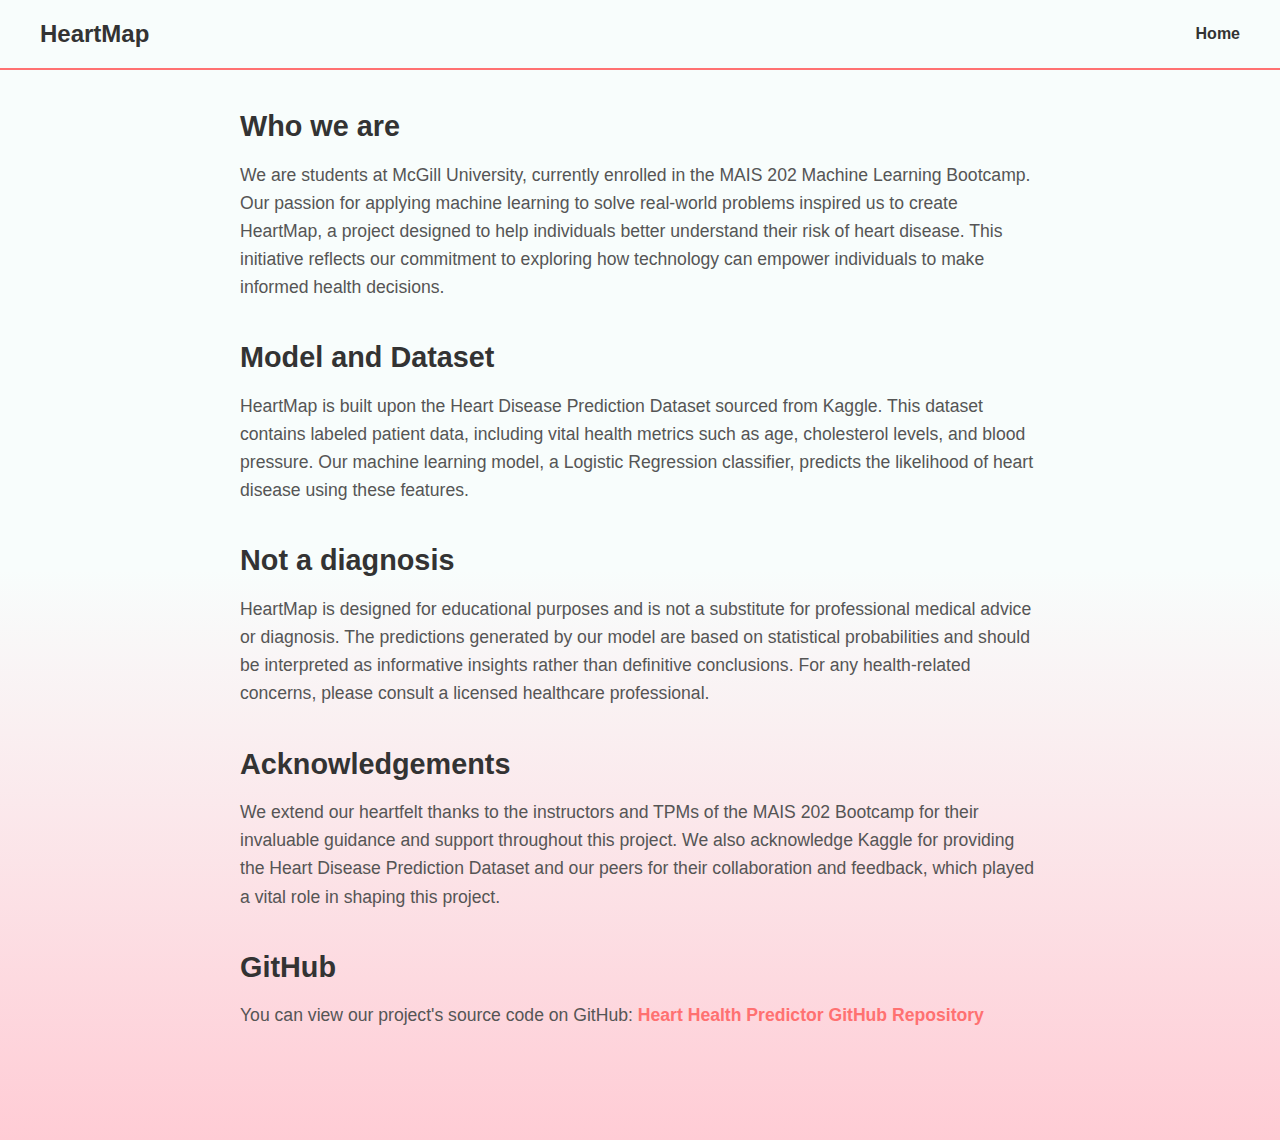
<file: templates/about.html>
<!DOCTYPE html>
<html lang="en">
<head>
    <meta charset="UTF-8">
    <meta name="viewport" content="width=device-width, initial-scale=1.0">
    <title>About</title>
    <style>
        body {
            font-family: 'Arial', sans-serif;
            margin: 0;
            padding: 0;
            background-color: #f8f9f4;
            color: #333;
        }

        header {
            display: flex;
            justify-content: space-between;
            align-items: center;
            padding: 20px 40px;
            border-bottom: 2px solid #ff7171;
            width: 100%;
            position: absolute;
            top: 0;
        }

        .logo {
            font-size: 1.5em;
            font-weight: bold;
        }

        nav a {
            margin: 0 15px;
            text-decoration: none;
            color: #333;
            font-weight: bold;
            margin-right: 80px;
        }

        nav a:hover {
            color: #ff7171;
        }

        .container {
            max-width: 800px;
            margin: 50px auto;
            padding: 20px;
            text-align: left;
        }

        section {
            margin: 40px 0;
        }

        h2 {
            font-size: 1.8em;
            font-weight: bold;
            margin-bottom: 15px;
        }

        p {
            font-size: 1.1em;
            line-height: 1.6;
            color: #555;
        }

        a {
            color: #ff7171; /* Red color matching your theme */
            text-decoration: none;
            font-weight: bold;
        }

        a:hover {
            text-decoration: underline;
        }
    </style>
</head>
<body style="background: linear-gradient(to bottom, #f8fdfc 50%, #ffccd5 100%); min-height: 100vh;">
    <header>
        <div class="logo">HeartMap</div>
        <nav>
            <a href="/">Home</a>
        </nav>
    </header>
    <div class="container">
        <section>
            <h2>Who we are</h2>
            <p>
                We are students at McGill University, currently enrolled in the MAIS 202 Machine Learning Bootcamp. Our passion for applying machine learning to solve real-world problems inspired us to create HeartMap, a project designed to help individuals better understand their risk of heart disease. This initiative reflects our commitment to exploring how technology can empower individuals to make informed health decisions.
            </p>
        </section>
        <section>
            <h2>Model and Dataset</h2>
            <p>
                HeartMap is built upon the Heart Disease Prediction Dataset sourced from Kaggle. This dataset contains labeled patient data, including vital health metrics such as age, cholesterol levels, and blood pressure. Our machine learning model, a Logistic Regression classifier, predicts the likelihood of heart disease using these features.
            </p>
        </section>
        <section>
            <h2>Not a diagnosis</h2>
            <p>
                HeartMap is designed for educational purposes and is not a substitute for professional medical advice or diagnosis. The predictions generated by our model are based on statistical probabilities and should be interpreted as informative insights rather than definitive conclusions. For any health-related concerns, please consult a licensed healthcare professional.
            </p>
        </section>
        <section>
            <h2>Acknowledgements</h2>
            <p>
                We extend our heartfelt thanks to the instructors and TPMs of the MAIS 202 Bootcamp for their invaluable guidance and support throughout this project. We also acknowledge Kaggle for providing the Heart Disease Prediction Dataset and our peers for their collaboration and feedback, which played a vital role in shaping this project.
            </p>
        </section>
        <section>
            <h2>GitHub</h2>
            <p>
                You can view our project's source code on GitHub:
                <a href="https://github.com/ananemyro/heart-health-predictor" target="_blank">Heart Health Predictor GitHub Repository</a>
            </p>
        </section>
    </div>
</body>
</html>
</file>
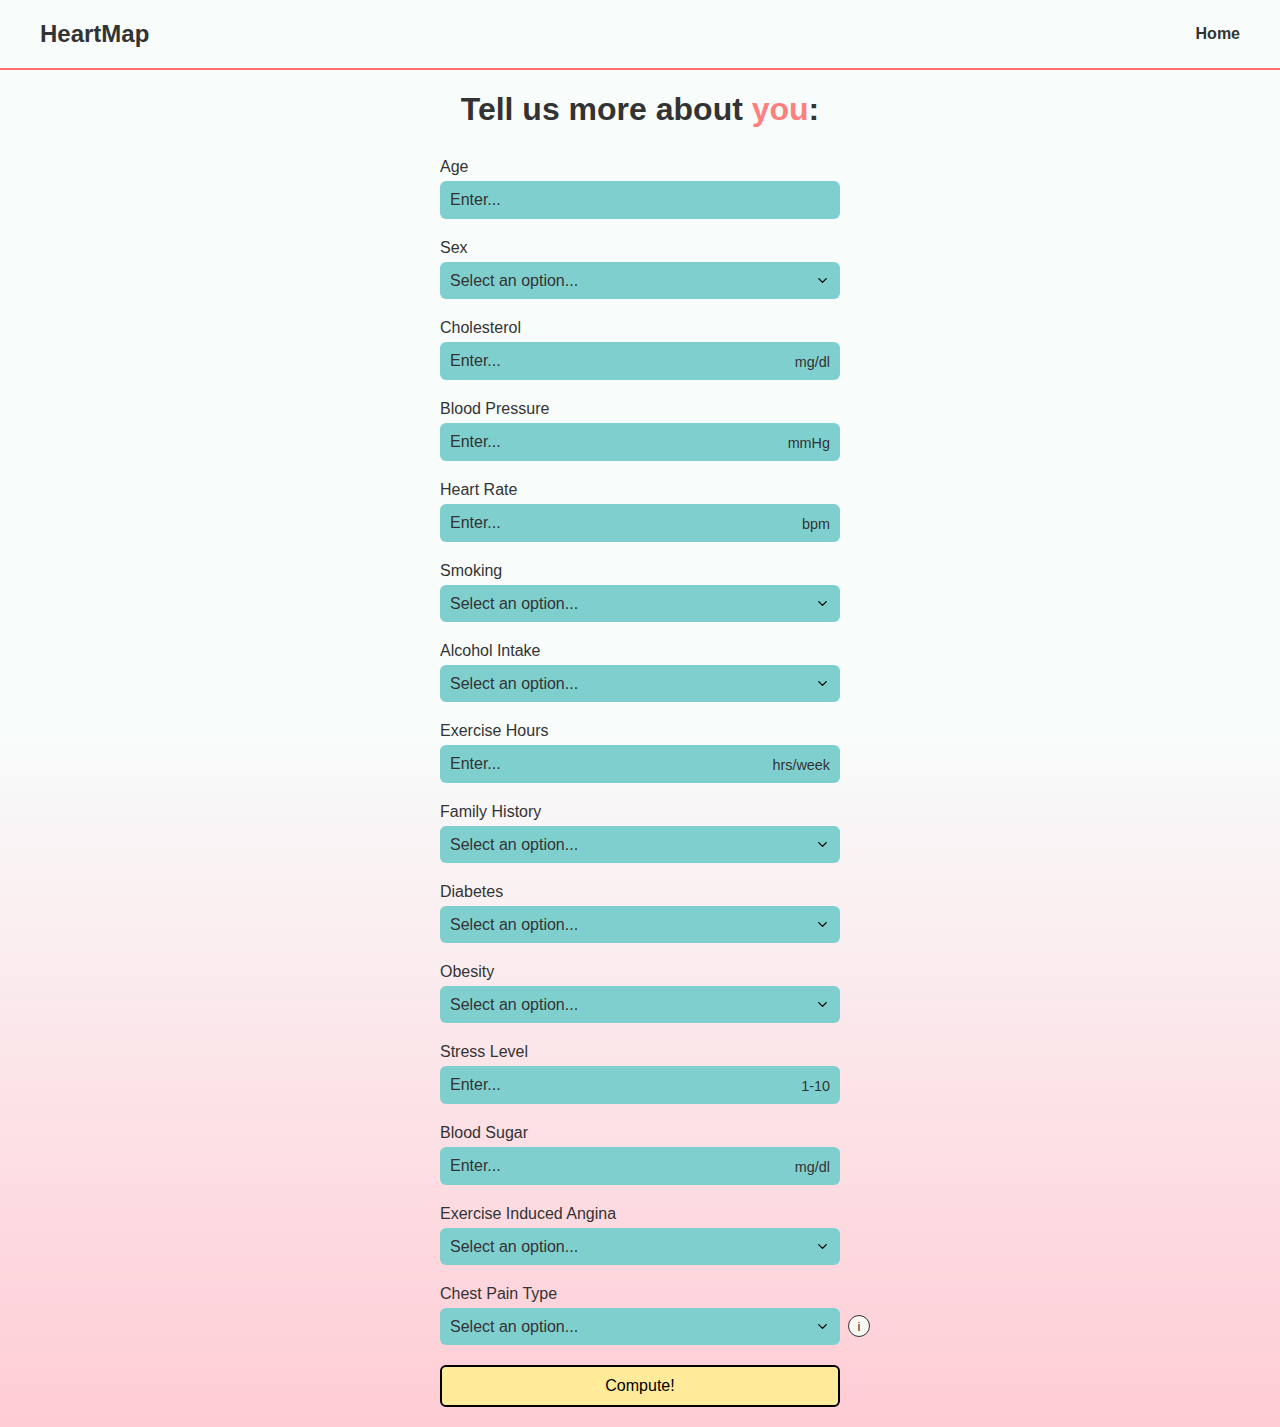
<file: templates/assess.html>
<!DOCTYPE html>
<html lang="en">
<head>
    <meta charset="UTF-8"> 
    <meta name="viewport" content="width=device-width, initial-scale=1.0">
    <title>Heart Disease Assessment</title>
    <style>
        body {
            margin: 0;
            font-family: Arial, sans-serif;
            background-color: #f8f9f4;
            color: black;
            display: flex;
            justify-content: center;
            align-items: center;
        }

        header {
            display: flex;
            justify-content: space-between;
            align-items: center;
            padding: 20px 50px;
            border-bottom: 2px solid #ff7171;
            width: 100%;
            position: absolute;
            top: 0;
        }

        .logo {
            font-size: 1.5em;
            font-weight: bold;
            margin-left: 40px;
            color: #333;
        }

        nav {
            margin-right: 0;
        }

        nav a {
            margin: 0 10px;
            text-decoration: none;
            color: #333;
            font-weight: bold;
            margin-right: 40px;
        }

        nav a:hover {
            color: #ff7171;
        }

        .container {
            width: 100%;
            max-width: 800px;
            margin: 50px auto 0 auto;
            padding: 20px;
            padding-bottom: 20px;
        }

        h1 {
            font-size: 2rem;
            font-weight: bold;
            text-align: left;
            margin-bottom: 30px;
            color: #333;
            text-align: center;
        }

        .highlight {
            color: #ff7f7f;
        }

        .form-group {
            display: flex;
            flex-direction: column;
            margin-bottom: 20px;
            position: relative;
            max-width: 400px;
            margin-left: auto;
            margin-right: auto;
        }

        label {
            margin-bottom: 5px;
            font-size: 1rem;
            color: #333;
        }

        input, select {
            width: 100%;
            max-width: 400px;
            padding: 10px;
            font-size: 1rem;
            border: none;
            border-radius: 6px;
            background-color: #7fcfcf;
            color: #333;
            box-sizing: border-box;
        }

        input::placeholder, select::placeholder {
            color: #333;
        }

        input[type="number"]::-webkit-inner-spin-button,
        input[type="number"]::-webkit-outer-spin-button {
            -webkit-appearance: none; /* Hides arrows in Chrome, Safari, Edge */
            margin: 0; /* Removes extra margin */
        }

        input[type="number"] {
            -moz-appearance: textfield; /* Hides arrows in Firefox */
        }

        select {
            appearance: none;
            background-image: url("data:image/svg+xml,%3Csvg xmlns='http://www.w3.org/2000/svg' width='24' height='24' viewBox='0 0 24 24' fill='none' stroke='currentColor' stroke-width='2' stroke-linecap='round' stroke-linejoin='round'%3E%3Cpolyline points='6 9 12 15 18 9'%3E%3C/polyline%3E%3C/svg%3E");
            background-repeat: no-repeat;
            background-position: right 10px center;
            background-size: 15px;
        }

        .unit {
            position: absolute;
            right: 10px;
            top: 50%;
            transform: translateY(4px);
            color: #333;
            font-size: 0.9rem;
        }

        .info-icon {
            position: absolute;
            right: -30px;
            top: 30px;
            width: 20px;
            height: 20px;
            border: 1px solid #333;
            border-radius: 50%;
            font-size: 0.8rem;
            display: flex;
            align-items: center;
            justify-content: center;
            font-style: normal;
            color: #333;
            cursor: pointer;
            background-color: #f8f9f4;
        }

        .info-icon:hover::after {
            content: "Typical: Triggered by exertion, relieved by rest. Atypical: Unusual symptoms, not tied to exertion. Non-Anginal: Not heart-related (e.g., muscle strain). Asymptomatic: No pain, but possible heart issues.";
            position: absolute;
            top: 50%;
            left: 30px;
            transform: translateY(-50%);
            background-color: #333;
            color: #fff;
            padding: 12px 16px;
            border-radius: 6px;
            font-size: 1rem;
            width: 350px;
            white-space: normal; /* Allows wrapping for long text */
            max-width: 400px; /* Restricts width for better readability */
            z-index: 10;
            box-shadow: 0 4px 8px rgba(0, 0, 0, 0.2);
        }


        button {
            width: 100%; /* Matches the width of the input fields */
            max-width: 400px; /* Ensures it has the same max-width as the form fields */
            padding: 10px;
            font-size: 1rem;
            background-color: #ffeb99;
            color: black;
            border: 2px solid black;
            border-radius: 6px;
            cursor: pointer;
            transition: background-color 0.3s;
            margin-top: 15px;
            display: block; /* Ensures it behaves like a block-level element */
            margin-left: auto; /* Centers it horizontally */
            margin-right: auto; /* Centers it horizontally */
        }

        button:hover {
            background-color: #ffd966;
        }
    </style>
</head>
<body style="background: linear-gradient(to bottom, #f8fdfc 50%, #ffccd5 100%); min-height: 100vh;">
    <!-- Reused Header -->
    <header>
        <div class="logo">HeartMap</div>
        <nav>
            <a href="/">Home</a>
        </nav>
    </header>
    <!-- Main Content -->
    <div class="container">
        <h1>Tell us more about <span class="highlight">you</span>:</h1>
        <form action="/results" method="POST">
            <div class="form-group">
                <label for="age">Age</label>
                <input type="number" id="age" name="age" placeholder="Enter..." required min="0">
            </div>

            <div class="form-group">
                <label for="gender">Sex</label>
                <select id="gender" name="gender" required>
                    <option value="" disabled selected>Select an option...</option>
                    <option value="Male">Male</option>
                    <option value="Female">Female</option>
                </select>
            </div>

            <div class="form-group">
                <label for="cholesterol">Cholesterol</label>
                <input type="number" id="cholesterol" name="cholesterol" placeholder="Enter..." required min="0">
                <span class="unit">mg/dl</span>
            </div>

            <div class="form-group">
                <label for="blood_pressure">Blood Pressure</label>
                <input type="number" id="blood_pressure" name="blood_pressure" placeholder="Enter..." required min="0">
                <span class="unit">mmHg</span>
            </div>

            <div class="form-group">
                <label for="heart_rate">Heart Rate</label>
                <input type="number" id="heart_rate" name="heart_rate" placeholder="Enter..." required min="0">
                <span class="unit">bpm</span>
            </div>

            <div class="form-group">
                <label for="smoking">Smoking</label>
                <select id="smoking" name="smoking" required>
                    <option value="" disabled selected>Select an option...</option>
                    <option value="No">No</option>
                    <option value="Yes">Yes</option>
                </select>
            </div>

            <div class="form-group">
                <label for="alcohol">Alcohol Intake</label>
                <select id="alcohol" name="alcohol" required>
                    <option value="" disabled selected>Select an option...</option>
                    <option value="No">No</option>
                    <option value="Yes">Yes</option>
                </select>
            </div>

            <div class="form-group">
                <label for="exercise">Exercise Hours</label>
                <input type="number" id="exercise" name="exercise" placeholder="Enter..." required min="0">
                <span class="unit">hrs/week</span>
            </div>

            <div class="form-group">
                <label for="family_history">Family History</label>
                <select id="family_history" name="family_history" required>
                    <option value="" disabled selected>Select an option...</option>
                    <option value="No">No</option>
                    <option value="Yes">Yes</option>
                </select>
            </div>

            <div class="form-group">
                <label for="diabetes">Diabetes</label>
                <select id="diabetes" name="diabetes" required>
                    <option value="" disabled selected>Select an option...</option>
                    <option value="No">No</option>
                    <option value="Yes">Yes</option>
                </select>
            </div>

            <div class="form-group">
                <label for="obesity">Obesity</label>
                <select id="obesity" name="obesity" required>
                    <option value="" disabled selected>Select an option...</option>
                    <option value="No">No</option>
                    <option value="Yes">Yes</option>
                </select>
            </div>

            <div class="form-group">
                <label for="stress_level">Stress Level</label>
                <input type="number" id="stress_level" name="stress_level" placeholder="Enter..." required min="0" max="10">
                <span class="unit">1-10</span>
            </div>

            <div class="form-group">
                <label for="blood_sugar">Blood Sugar</label>
                <input type="number" id="blood_sugar" name="blood_sugar" placeholder="Enter..." required min="0">
                <span class="unit">mg/dl</span>
            </div>

            <div class="form-group">
                <label for="angina">Exercise Induced Angina</label>
                <select id="angina" name="angina" required>
                    <option value="" disabled selected>Select an option...</option>
                    <option value="No">No</option>
                    <option value="Yes">Yes</option>
                </select>
            </div>

            <div class="form-group">
                <label for="chest_pain">Chest Pain Type</label>
                <select id="chest_pain" name="chest_pain" required>
                    <option value="" disabled selected>Select an option...</option>
                    <option value="Typical Angina">Typical Angina</option>
                    <option value="Atypical Angina">Atypical Angina</option>
                    <option value="Non-Anginal Pain">Non-Anginal Pain</option>
                    <option value="Asymptomatic">Asymptomatic</option>
                </select>
                <span class="info-icon">i</span>
            </div>

            <button type="submit">Compute!</button>
        </form>
    </div>
</body>
</html>
</file>
